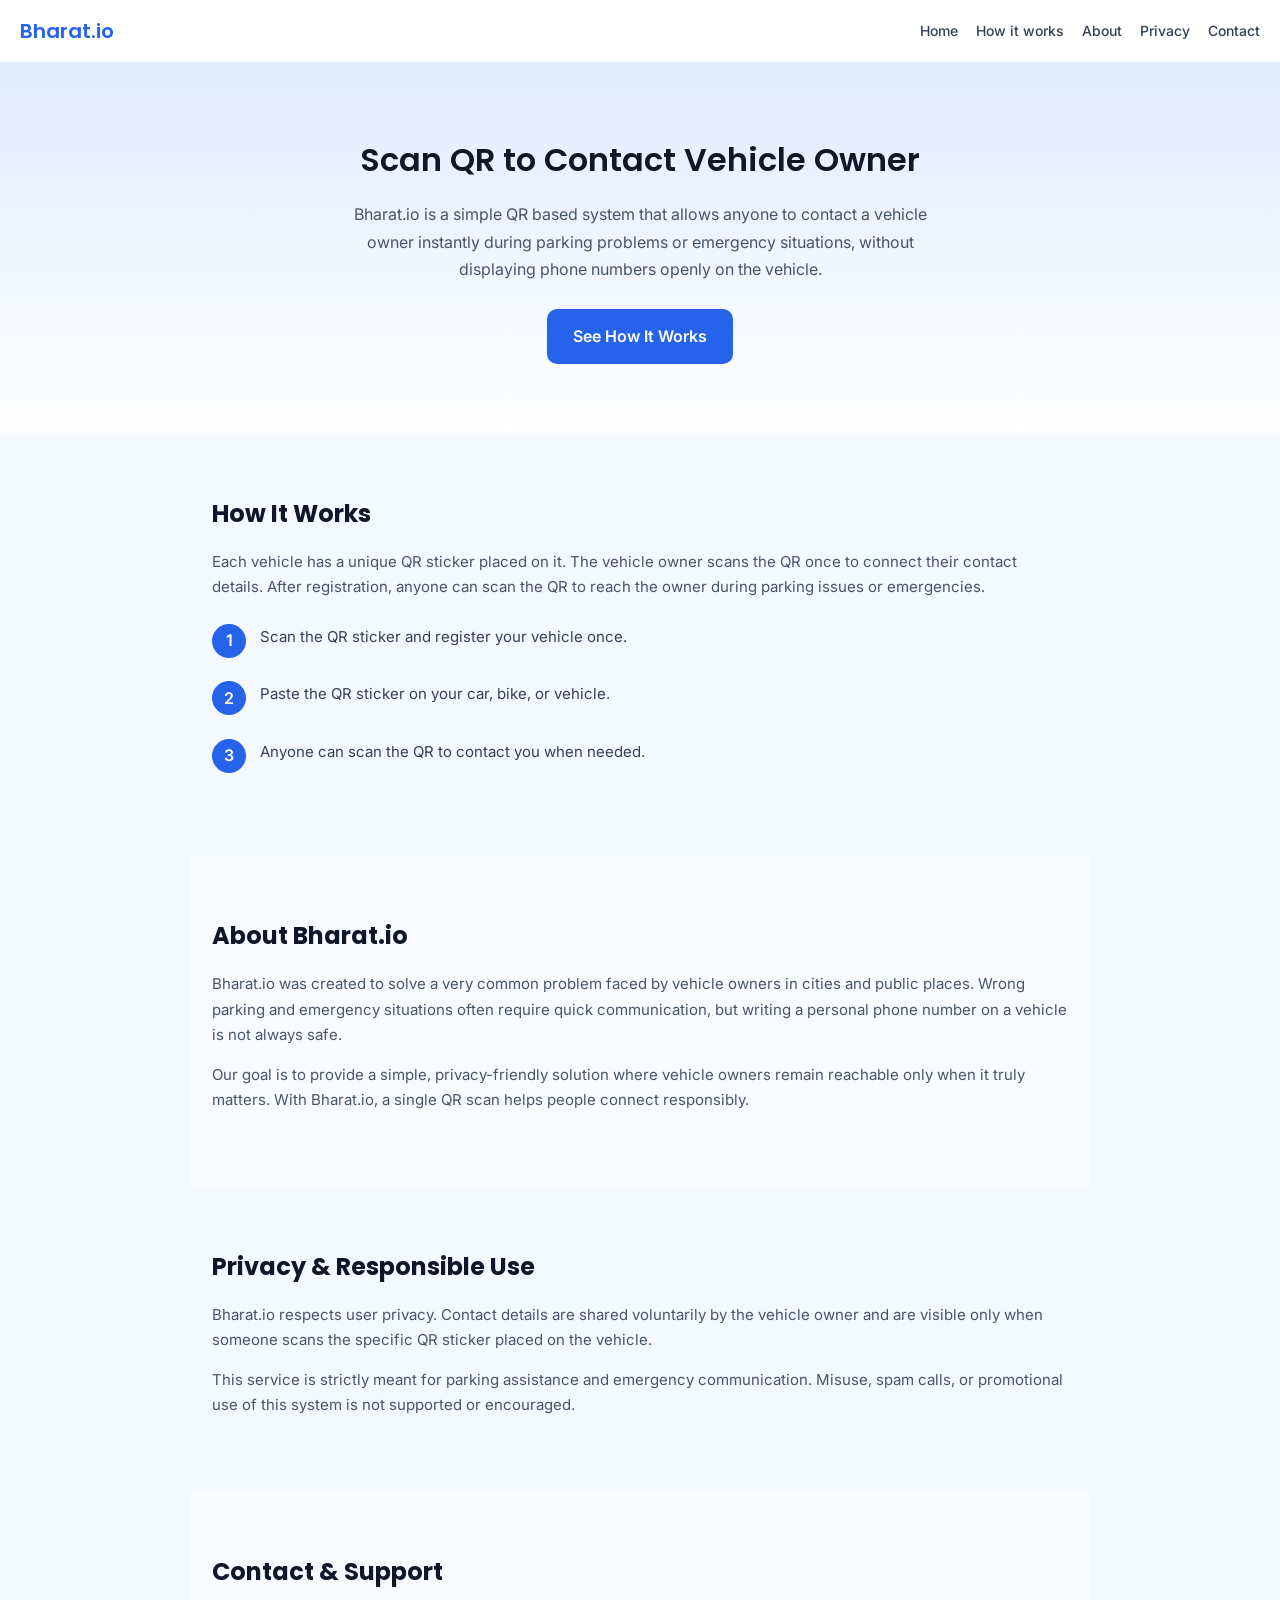
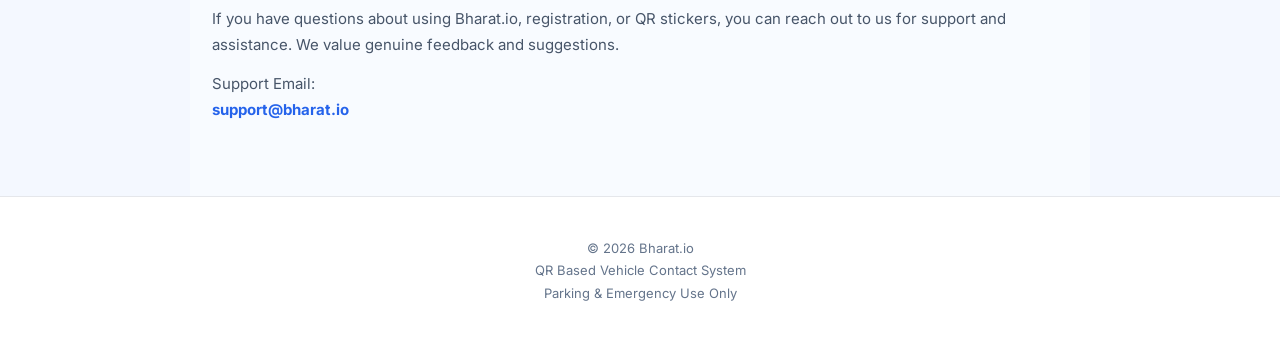
<file: index.html>
<!DOCTYPE html>
<html lang="en">
<head>
  <meta charset="UTF-8" />
  <title>Bharat.io – QR Based Vehicle Contact</title>

  <meta name="viewport" content="width=device-width, initial-scale=1.0" />
  <meta name="description" content="Bharat.io helps people contact vehicle owners using QR codes for parking and emergency situations." />

  <!-- Fonts -->
  <link href="https://fonts.googleapis.com/css2?family=Poppins:wght@400;500;600&family=Inter:wght@400;500&display=swap" rel="stylesheet">

  <!-- CSS -->
  <link rel="stylesheet" href="style.css">
</head>

<body>

<!-- ================= NAVBAR ================= -->
<header>
  <div class="logo">Bharat.io</div>
  <nav>
    <a href="#home">Home</a>
    <a href="#how">How it works</a>
    <a href="#about">About</a>
    <a href="#privacy">Privacy</a>
    <a href="#contact">Contact</a>
  </nav>
</header>

<!-- ================= HOME ================= -->
<section id="home" class="hero">
  <h1>Scan QR to Contact Vehicle Owner</h1>

  <p>
    Bharat.io is a simple QR based system that allows anyone to
    contact a vehicle owner instantly during parking problems
    or emergency situations, without displaying phone numbers
    openly on the vehicle.
  </p>

  <a href="#how" class="btn-primary">
    See How It Works
  </a>
</section>

<!-- ================= HOW IT WORKS ================= -->
<section id="how" class="section">
  <h2>How It Works</h2>

  <p>
    Each vehicle has a unique QR sticker placed on it. The vehicle
    owner scans the QR once to connect their contact details. After
    registration, anyone can scan the QR to reach the owner during
    parking issues or emergencies.
  </p>

  <div class="steps">
    <div class="step">
      <span>1</span>
      <p>Scan the QR sticker and register your vehicle once.</p>
    </div>

    <div class="step">
      <span>2</span>
      <p>Paste the QR sticker on your car, bike, or vehicle.</p>
    </div>

    <div class="step">
      <span>3</span>
      <p>Anyone can scan the QR to contact you when needed.</p>
    </div>
  </div>
</section>
<!-- ================= ABOUT ================= -->
<section id="about" class="section alt">
  <h2>About Bharat.io</h2>

  <p>
    Bharat.io was created to solve a very common problem faced by
    vehicle owners in cities and public places. Wrong parking and
    emergency situations often require quick communication, but
    writing a personal phone number on a vehicle is not always safe.
  </p>

  <p>
    Our goal is to provide a simple, privacy-friendly solution where
    vehicle owners remain reachable only when it truly matters. With
    Bharat.io, a single QR scan helps people connect responsibly.
  </p>
</section>

<!-- ================= PRIVACY ================= -->
<section id="privacy" class="section">
  <h2>Privacy & Responsible Use</h2>

  <p>
    Bharat.io respects user privacy. Contact details are shared
    voluntarily by the vehicle owner and are visible only when
    someone scans the specific QR sticker placed on the vehicle.
  </p>

  <p>
    This service is strictly meant for parking assistance and
    emergency communication. Misuse, spam calls, or promotional
    use of this system is not supported or encouraged.
  </p>
</section>

<!-- ================= CONTACT ================= -->
<section id="contact" class="section alt">
  <h2>Contact & Support</h2>

  <p>
    If you have questions about using Bharat.io, registration,
    or QR stickers, you can reach out to us for support and
    assistance. We value genuine feedback and suggestions.
  </p>

  <p>
    Support Email:
    <br>
    <strong>support@bharat.io</strong>
  </p>
</section>

<!-- ================= FOOTER ================= -->
<footer>
  <p>
    © 2026 Bharat.io<br>
    QR Based Vehicle Contact System<br>
    Parking & Emergency Use Only
  </p>
</footer>

</body>
</html>
</file>
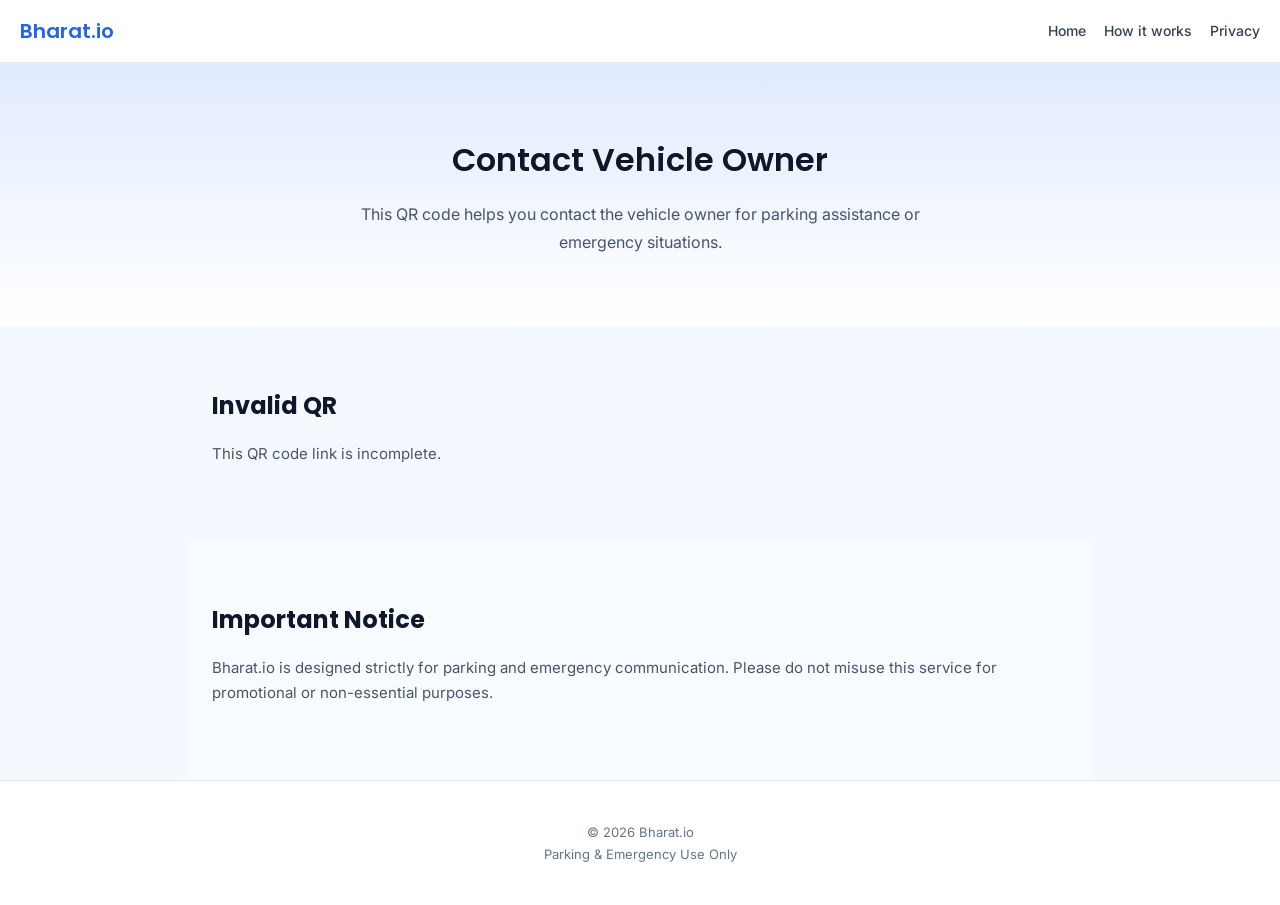
<file: scan.html>
<!DOCTYPE html>
<html lang="en">
<head>
  <meta charset="UTF-8" />
  <title>Contact Vehicle Owner – Bharat.io</title>

  <meta name="viewport" content="width=device-width, initial-scale=1.0" />
  <meta name="description" content="Scan QR to contact vehicle owner for parking or emergency using Bharat.io." />

  <!-- Fonts -->
  <link href="https://fonts.googleapis.com/css2?family=Poppins:wght@400;500;600&family=Inter:wght@400;500&display=swap" rel="stylesheet">

  <!-- CSS -->
  <link rel="stylesheet" href="style.css">
</head>

<body>

<!-- ================= HEADER ================= -->
<header>
  <div class="logo">Bharat.io</div>
  <nav>
    <a href="index.html">Home</a>
    <a href="index.html#how">How it works</a>
    <a href="index.html#privacy">Privacy</a>
  </nav>
</header>

<!-- ================= HERO ================= -->
<section class="hero">
  <h1>Contact Vehicle Owner</h1>
  <p>
    This QR code helps you contact the vehicle owner for
    parking assistance or emergency situations.
  </p>
</section>

<!-- ================= RESULT ================= -->
<section class="section">
  <div id="result" class="card">
    <p>Checking QR status…</p>
  </div>
</section>

<!-- ================= INFO ================= -->
<section class="section alt">
  <h2>Important Notice</h2>
  <p>
    Bharat.io is designed strictly for parking and emergency
    communication. Please do not misuse this service for
    promotional or non-essential purposes.
  </p>
</section>

<!-- ================= FOOTER ================= -->
<footer>
  <p>
    © 2026 Bharat.io<br>
    Parking & Emergency Use Only
  </p>
</footer>

<!-- ================= JS ================= -->
<script src="scan.js"></script>

</body>
</html>
</file>
<file: style.css>
/* =========================================
   Bharat.io – Blue Beautiful UI
   Single Page + QR System
========================================= */

/* ---------- RESET ---------- */
* {
  margin: 0;
  padding: 0;
  box-sizing: border-box;
}

/* ---------- GLOBAL ---------- */
html {
  scroll-behavior: smooth;
}

body {
  font-family: 'Inter', 'Poppins', system-ui, sans-serif;
  background: #f4f8ff;
  color: #0f172a;
  line-height: 1.7;
}

/* ---------- NAVBAR ---------- */
header {
  position: sticky;
  top: 0;
  z-index: 10;
  background: #ffffff;
  border-bottom: 1px solid #e5e7eb;
  padding: 14px 20px;
  display: flex;
  justify-content: space-between;
  align-items: center;
}

.logo {
  font-family: 'Poppins', sans-serif;
  font-size: 20px;
  font-weight: 600;
  color: #2563eb;
}

nav a {
  margin-left: 14px;
  text-decoration: none;
  font-size: 14px;
  color: #334155;
  font-weight: 500;
}

nav a:hover {
  color: #2563eb;
}

/* ---------- HERO ---------- */
.hero {
  padding: 70px 22px;
  background: linear-gradient(
    180deg,
    #e0ebff,
    #ffffff
  );
  text-align: center;
}

.hero h1 {
  font-family: 'Poppins', sans-serif;
  font-size: 32px;
  font-weight: 600;
  margin-bottom: 14px;
  color: #0f172a;
}

.hero p {
  max-width: 620px;
  margin: auto;
  font-size: 16px;
  color: #475569;
}

.btn-primary {
  display: inline-block;
  margin-top: 26px;
  padding: 14px 26px;
  background: #2563eb;
  color: #ffffff;
  text-decoration: none;
  font-weight: 600;
  border-radius: 10px;
  transition: 0.2s ease;
}

.btn-primary:hover {
  background: #1d4ed8;
}

/* ---------- SECTIONS ---------- */
.section {
  padding: 60px 22px;
  max-width: 900px;
  margin: auto;
}

.section.alt {
  background: #f8fbff;
}

.section h2 {
  font-family: 'Poppins', sans-serif;
  font-size: 24px;
  margin-bottom: 14px;
  color: #0f172a;
}

.section p {
  font-size: 15px;
  color: #475569;
  margin-bottom: 14px;
}

/* ---------- HOW IT WORKS ---------- */
.steps {
  margin-top: 24px;
}

.step {
  display: flex;
  align-items: flex-start;
  margin-bottom: 18px;
}

.step span {
  width: 34px;
  height: 34px;
  border-radius: 50%;
  background: #2563eb;
  color: #ffffff;
  display: flex;
  align-items: center;
  justify-content: center;
  font-weight: 600;
  margin-right: 14px;
  flex-shrink: 0;
}

.step p {
  font-size: 15px;
  color: #334155;
}

/* ---------- CONTACT ---------- */
#contact strong {
  color: #2563eb;
}

/* ---------- FOOTER ---------- */
footer {
  text-align: center;
  padding: 40px 20px;
  font-size: 13px;
  color: #64748b;
  background: #ffffff;
  border-top: 1px solid #e5e7eb;
}

/* ---------- RESPONSIVE ---------- */
@media (max-width: 640px) {
  nav {
    display: none;
  }

  .hero h1 {
    font-size: 26px;
  }

  .section {
    padding: 50px 18px;
  }
}
</file>
